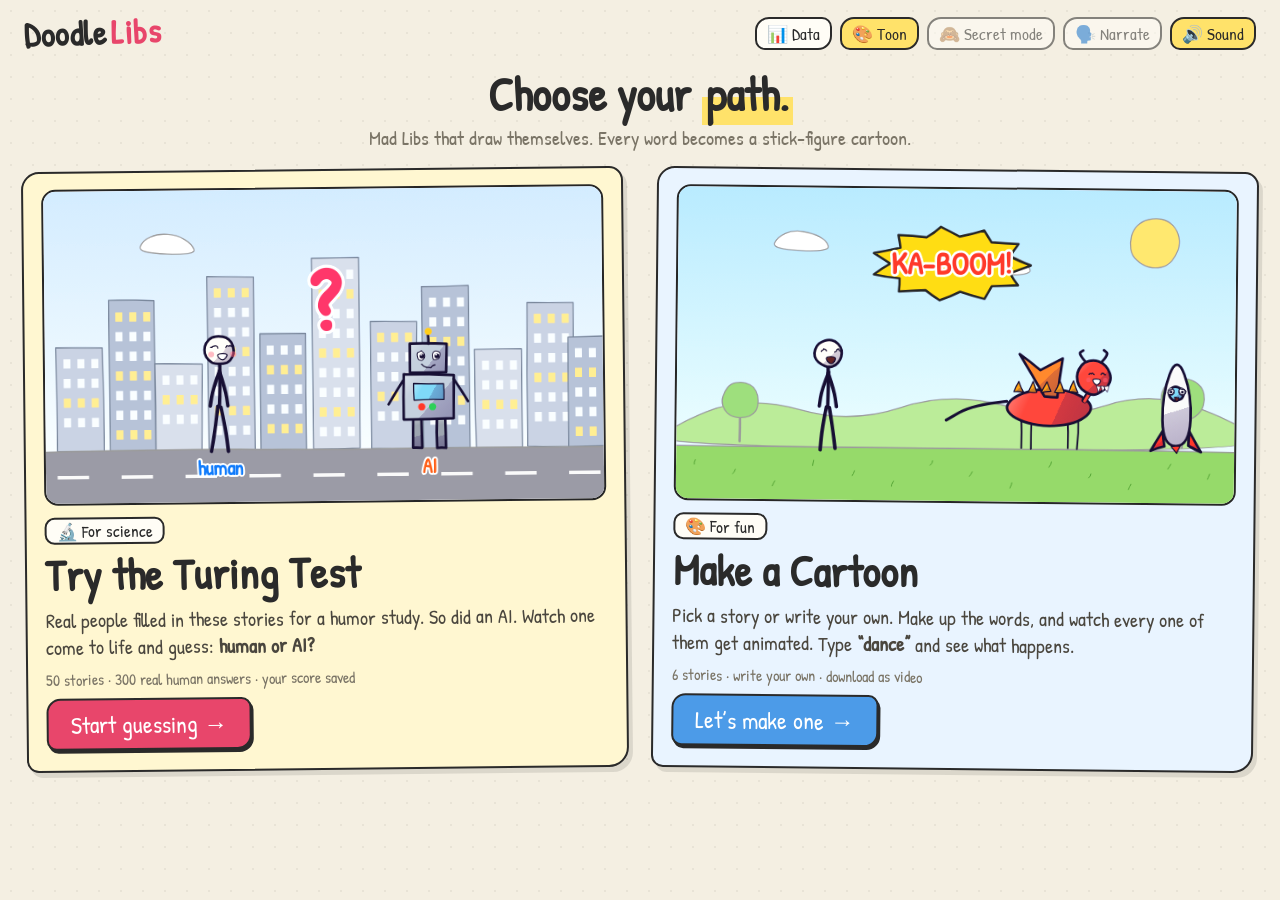
<file: index.html>
<!doctype html>
<html lang="en">
<head>
  <meta charset="utf-8">
  <meta name="viewport" content="width=device-width, initial-scale=1">
  <title>Doodle Libs</title>
  <meta name="description" content="Mad Libs that draw themselves: fill in the blanks and watch stick-figure cartoons act out your words.">
  <link rel="preconnect" href="https://fonts.googleapis.com">
  <link rel="preconnect" href="https://fonts.gstatic.com" crossorigin>
  <link href="https://fonts.googleapis.com/css2?family=Patrick+Hand&display=swap" rel="stylesheet">
  <link rel="stylesheet" href="css/style.css">
</head>
<body>
  <header class="top">
    <button class="logo" id="home" title="Back to stories">Doodle<span>Libs</span></button>
    <div class="toggles">
      <button id="navData" class="tog nav" title="Charts comparing human and AI answers">📊<span> Data</span></button>
      <button id="tStyle" class="tog" aria-pressed="true" title="Switch between bold cartoon style and pencil doodle style">🎨<span> Toon</span></button>
      <button id="tSecret" class="tog" aria-pressed="false" title="Classic Mad Libs: hide the sentence until the word is in">🙈<span> Secret mode</span></button>
      <button id="tVoice" class="tog" aria-pressed="false" title="Read each sentence out loud">🗣️<span> Narrate</span></button>
      <button id="tSound" class="tog" aria-pressed="true" title="Sound effects">🔊<span> Sound</span></button>
    </div>
  </header>

  <main>
    <!-- home: choose your path -->
    <section id="menu" class="view">
      <div class="hero">
        <h1>Choose your <em>path.</em></h1>
        <p>Mad Libs that draw themselves. Every word becomes a stick-figure cartoon.</p>
      </div>
      <div class="paths">
        <button class="path paper turing" id="pathLab">
          <canvas class="path-art" id="artLab" width="640" height="360" aria-hidden="true"></canvas>
          <span class="path-tag">🔬 For science</span>
          <h2>Try the Turing Test</h2>
          <p>Real people filled in these stories for a humor study. So did an AI. Watch one come to life and guess: <b>human or AI?</b></p>
          <span class="path-meta" id="pathLabMeta">50 stories · 300 human answers</span>
          <span class="btn path-go">Start guessing →</span>
        </button>
        <button class="path paper fun" id="pathMaker">
          <canvas class="path-art" id="artMaker" width="640" height="360" aria-hidden="true"></canvas>
          <span class="path-tag">🎨 For fun</span>
          <h2>Make a Cartoon</h2>
          <p>Pick a story or write your own. Make up the words, and watch every one of them get animated. Type <b>“dance”</b> and see what happens.</p>
          <span class="path-meta">6 stories · write your own · download as video</span>
          <span class="btn path-go">Let’s make one →</span>
        </button>
      </div>
    </section>

    <!-- path 1: the Turing test -->
    <section id="labView" class="view" hidden>
      <button class="linkbtn backlink" data-back="menu">← Choose a different path</button>
      <div class="lab-grid">
        <section class="panel paper lab" id="lab">
          <div class="panel-head">
            <span class="panel-icon">🔬</span>
            <div><h2>Mad Libs Turing Test</h2><p class="muted small" id="labMeta"></p></div>
          </div>
          <p>Real people filled in these stories for a humor study. So did an AI. Watch one come to life, then guess:
            <b>human</b> or <b>AI</b>?</p>
          <button class="btn big-btn" id="labGuess">▶ Play “Human or AI?”</button>

          <div class="scorebox" id="scorebox">
            <div class="meter"><div class="meter-fill" id="meterFill"></div><div class="meter-chance" title="Guessing at random gets 50%"></div></div>
            <p class="small" id="labScore">Play a few rounds to see how good you are at spotting the AI.</p>
          </div>

          <div class="subrow">
            <span class="muted small">Or fill one in yourself:</span>
            <span class="pickrow">
              <select id="labPick" aria-label="Research story to fill in"></select>
              <button class="btn ghost" id="labPlay">✍️ Fill in</button>
            </span>
          </div>

          <div class="row wrap">
            <button class="btn ghost" id="openData">📊 Explore the data</button>
          </div>
          <div class="row wrap small">
            <button class="linkbtn" id="labExport">⬇️ Download my data (<span id="labCount">0</span>)</button>
            <button class="linkbtn" id="labClear">🗑️ Clear my data</button>
          </div>
          <details class="muted small">
            <summary>About the data</summary>
            <p>Stories and human answers come from the <b>YodaLib</b> release (Garimella, Banea, Hossain &amp; Mihalcea, COLING 2020), which reuses the
              <b>Fun Libs</b> stories of Hossain, Krumm, Vanderwende, Horvitz &amp; Kautz (EMNLP 2017). Each story has six human answers
              (three from US players, three from India), each rated 0–3 for funniness by five judges.
              AI answers are in <code>data/ai_fills.json</code>; add more models with <code>tools/generate_ai_fills.py</code>.
              Your guesses and answers stay in this browser until you download them.</p>
          </details>
        </section>
        <aside class="paper how">
          <h3>How it works</h3>
          <ol class="steps-how">
            <li><span><b>Watch</b> a filled-in story play out as a cartoon.</span></li>
            <li><span><b>Guess</b> who picked the words: a person or an AI.</span></li>
            <li><span><b>Find out</b> if you were right, and how funny real judges found it.</span></li>
          </ol>
          <p class="muted small">The human answers come from a published study where Mechanical Turk players filled in the blanks to be funny,
            and five judges rated every story. Can you beat a coin flip?</p>
          <div class="teaser" id="teaser"></div>
        </aside>
      </div>
    </section>

    <!-- path 2: make a cartoon -->
    <section id="makerView" class="view" hidden>
      <button class="linkbtn backlink" data-back="menu">← Choose a different path</button>
        <section class="panel paper maker">
          <div class="panel-head">
            <span class="panel-icon">🎨</span>
            <div><h2>Cartoon Maker</h2><p class="muted small">Pick a story, make up the words, watch it animate.</p></div>
          </div>
          <div class="row wrap maker-actions">
            <button class="btn" id="mkWrite">✍️ Write your own</button>
            <button class="btn ghost" id="mkRandom">🎲 Surprise me</button>
          </div>
          <div class="cards" id="cards"></div>
        </section>
    </section>

    <!-- data -->
    <section id="data" class="view" hidden>
      <div class="data-head">
        <div>
          <h2>📊 The data</h2>
          <p class="muted">How do humans and AI fill in the same blanks? Hover any bar for details.</p>
        </div>
        <button class="btn ghost" id="dataBack">← Back</button>
      </div>
      <div class="tiles" id="tiles"></div>
      <div class="charts" id="charts"></div>
      <p class="muted small" id="dataNote"></p>
    </section>

    <!-- custom story editor -->
    <section id="editor" class="view" hidden>
      <div class="paper">
        <h2>Write your own Doodle Lib</h2>
        <p class="muted">Write a story and put blanks in square brackets. Every sentence becomes one scene.</p>
        <input id="cTitle" class="title-in" placeholder="Story title" value="My Story" maxlength="40">
        <textarea id="cText" rows="8" spellcheck="false"></textarea>
        <div class="chips" id="chips"></div>
        <details class="muted small">
          <summary>How does it know what to animate?</summary>
          <ul>
            <li><b>[name]</b> names the main stick person (a second [name] brings in a new person).</li>
            <li><b>[noun] [animal] [food] [plural noun]</b> make that thing appear.</li>
            <li><b>[verb]</b> makes the last thing mentioned do it. If the sentence says “everyone” or “together”, everybody does it.</li>
            <li><b>[adjective] [color]</b> right before a noun describes that noun; otherwise it changes the last thing mentioned.</li>
            <li><b>[place]</b> changes the scenery. <b>[sound]</b> pops up in a speech bubble or a big comic burst.</li>
            <li>Want to reuse a word? Name the blank, like <b>[animal:pet]</b>, then write <b>{pet}</b> later.</li>
          </ul>
        </details>
        <div class="row">
          <button class="btn ghost" id="cBack">← Back</button>
          <button class="btn" id="cGo">Play it ▶</button>
        </div>
        <p id="cErr" class="err" hidden></p>
      </div>
    </section>

    <!-- the cartoon -->
    <section id="play" class="view" hidden>
      <div class="stage-box">
        <div class="stage-wrap">
          <canvas id="stage" aria-label="Cartoon stage"></canvas>
          <div class="title-tag" id="storyTitle"></div>
          <button class="ff" id="ff" title="Fast-forward the animation">⏩</button>
          <div class="rec" id="recBadge" hidden>● REC</div>
        </div>
      </div>

      <div class="paper prompt" id="prompt">
        <div class="steps" id="steps"></div>
        <p class="sentence" id="sentence"></p>
        <form id="form" autocomplete="off">
          <label for="word" id="ask">Give me a VERB</label>
          <div class="inrow">
            <input id="word" maxlength="40" enterkeyhint="go" autocapitalize="off">
            <button type="button" class="btn ghost dice" id="dice" title="Surprise me">🎲</button>
            <button type="submit" class="btn" id="go">Go!</button>
          </div>
          <p class="hint" id="hint"></p>
        </form>
        <p class="watching" id="watching" hidden>✏️ drawing…</p>
      </div>

      <div class="paper guess" id="guess" hidden>
        <div class="lab-head">
          <span class="badge" id="gRound">Round 1</span>
          <button class="linkbtn small" id="gQuit">✕ Quit</button>
        </div>
        <h2 id="gTitle"></h2>
        <div class="story-text" id="gText"></div>
        <div class="gbar">
        <div id="gButtons">
          <div class="funny" id="gFunny"><span class="muted small">How funny is it? <i>(optional)</i></span>
            <button data-v="0" aria-pressed="false" title="Not funny">😐</button><button data-v="1" aria-pressed="false" title="A little">🙂</button><button data-v="2" aria-pressed="false" title="Funny">😄</button><button data-v="3" aria-pressed="false" title="Very funny">🤣</button>
          </div>
          <p class="ask-who">Who filled in the blanks?</p>
          <div class="row wrap">
            <button class="btn" id="gHuman">🧑 A human</button>
            <button class="btn blue" id="gAI">🤖 An AI</button>
          </div>
        </div>
        <div id="gResult" hidden></div>
        <div class="row wrap">
          <button class="btn" id="gNext" hidden>Next story ▶</button>
          <button class="btn ghost" id="gOrig" hidden>📖 Show the original words</button>
          <button class="btn ghost" id="gReplay" hidden>↻ Watch again</button>
        </div>
        </div>
      </div>

      <div class="paper end" id="end" hidden>
        <h2>The End!</h2>
        <div class="story-text" id="storyText"></div>
        <div class="compare" id="compare"></div>
        <div class="row wrap">
          <button class="btn" id="replay">▶ Watch the whole cartoon</button>
          <button class="btn ghost" id="video">🎬 Download video</button>
          <button class="btn ghost" id="snap">📸 Save picture</button>
          <button class="btn ghost" id="share">🔗 Copy share link</button>
          <button class="btn ghost" id="again">🔁 Same story, new words</button>
          <button class="btn ghost" id="newStory">📚 Pick another story</button>
        </div>
        <p class="toast" id="toast" hidden></p>
      </div>
    </section>
  </main>

  <script src="js/sketch.js"></script>
  <script src="js/things.js"></script>
  <script src="js/places.js"></script>
  <script src="js/sfx.js"></script>
  <script src="js/stage.js"></script>
  <script src="js/verbs.js"></script>
  <script src="js/lexicon.js"></script>
  <script src="js/director.js"></script>
  <script src="js/stories.js"></script>
  <script src="js/app.js"></script>
  <script src="data/funlibs.js"></script>
  <script src="data/ai_fills.js"></script>
  <script src="js/research.js"></script>
  <script src="data/skill_opt.js"></script>
  <script src="js/charts.js"></script>
</body>
</html>
</file>
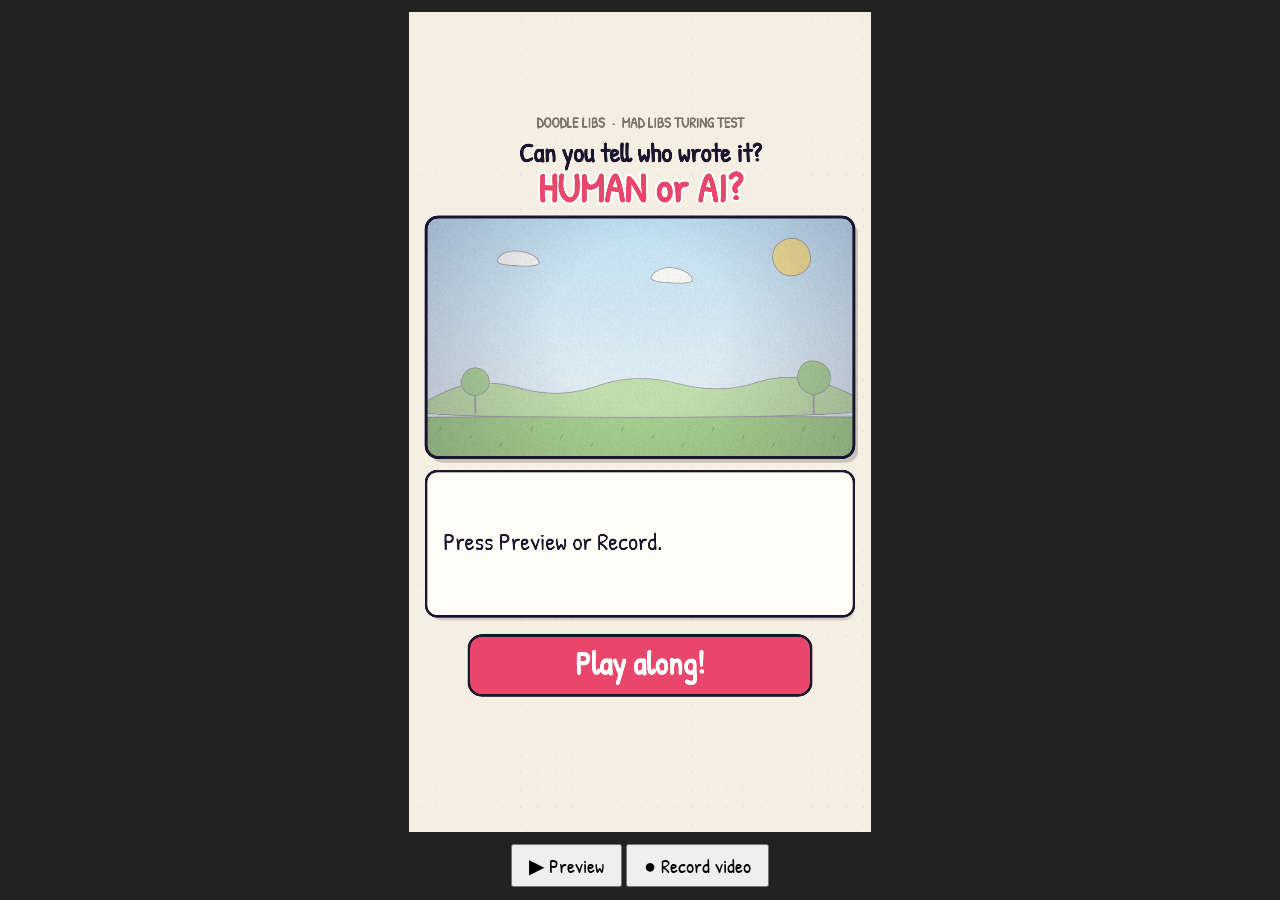
<file: reel/index.html>
<!doctype html>
<html lang="en">
<head>
  <meta charset="utf-8">
  <meta name="viewport" content="width=device-width, initial-scale=1">
  <title>Doodle Libs Reel</title>
  <link href="https://fonts.googleapis.com/css2?family=Patrick+Hand&family=Caveat:wght@500;700&family=Caveat+Brush&display=swap" rel="stylesheet">
  <style>
    body { margin: 0; background: #222; display: flex; flex-direction: column; align-items: center; gap: 12px; padding: 12px; font-family: "Patrick Hand", sans-serif; color: #fff; }
    #reel { height: calc(100vh - 80px); aspect-ratio: 9 / 16; background: #f4efe2; }
    #stage { position: absolute; left: -9999px; width: 1080px; height: 608px; }
    button { font: inherit; font-size: 20px; padding: 6px 16px; }
  </style>
</head>
<body>
  <!-- Vertical 1080x1920 "Human or AI?" reel, rendered with the Doodle Libs engine.
       Open this page and press Record, or run: node tools/make_reel.js -->
  <canvas id="reel" width="1080" height="1920"></canvas>
  <div><button id="play">▶ Preview</button> <button id="rec">● Record video</button> <span id="status"></span></div>
  <canvas id="stage"></canvas>

  <script src="../js/sketch.js"></script>
  <script src="../js/things.js"></script>
  <script src="../js/places.js"></script>
  <script src="../js/sfx.js"></script>
  <script src="../js/stage.js"></script>
  <script src="../js/verbs.js"></script>
  <script src="../js/lexicon.js"></script>
  <script src="../js/director.js"></script>
  <script src="../js/stories.js"></script>
  <script src="../data/funlibs.js"></script>
  <script src="../data/ai_fills.js"></script>
  <script src="../data/skill_opt.js"></script>
  <script src="reel.js"></script>
</body>
</html>
</file>
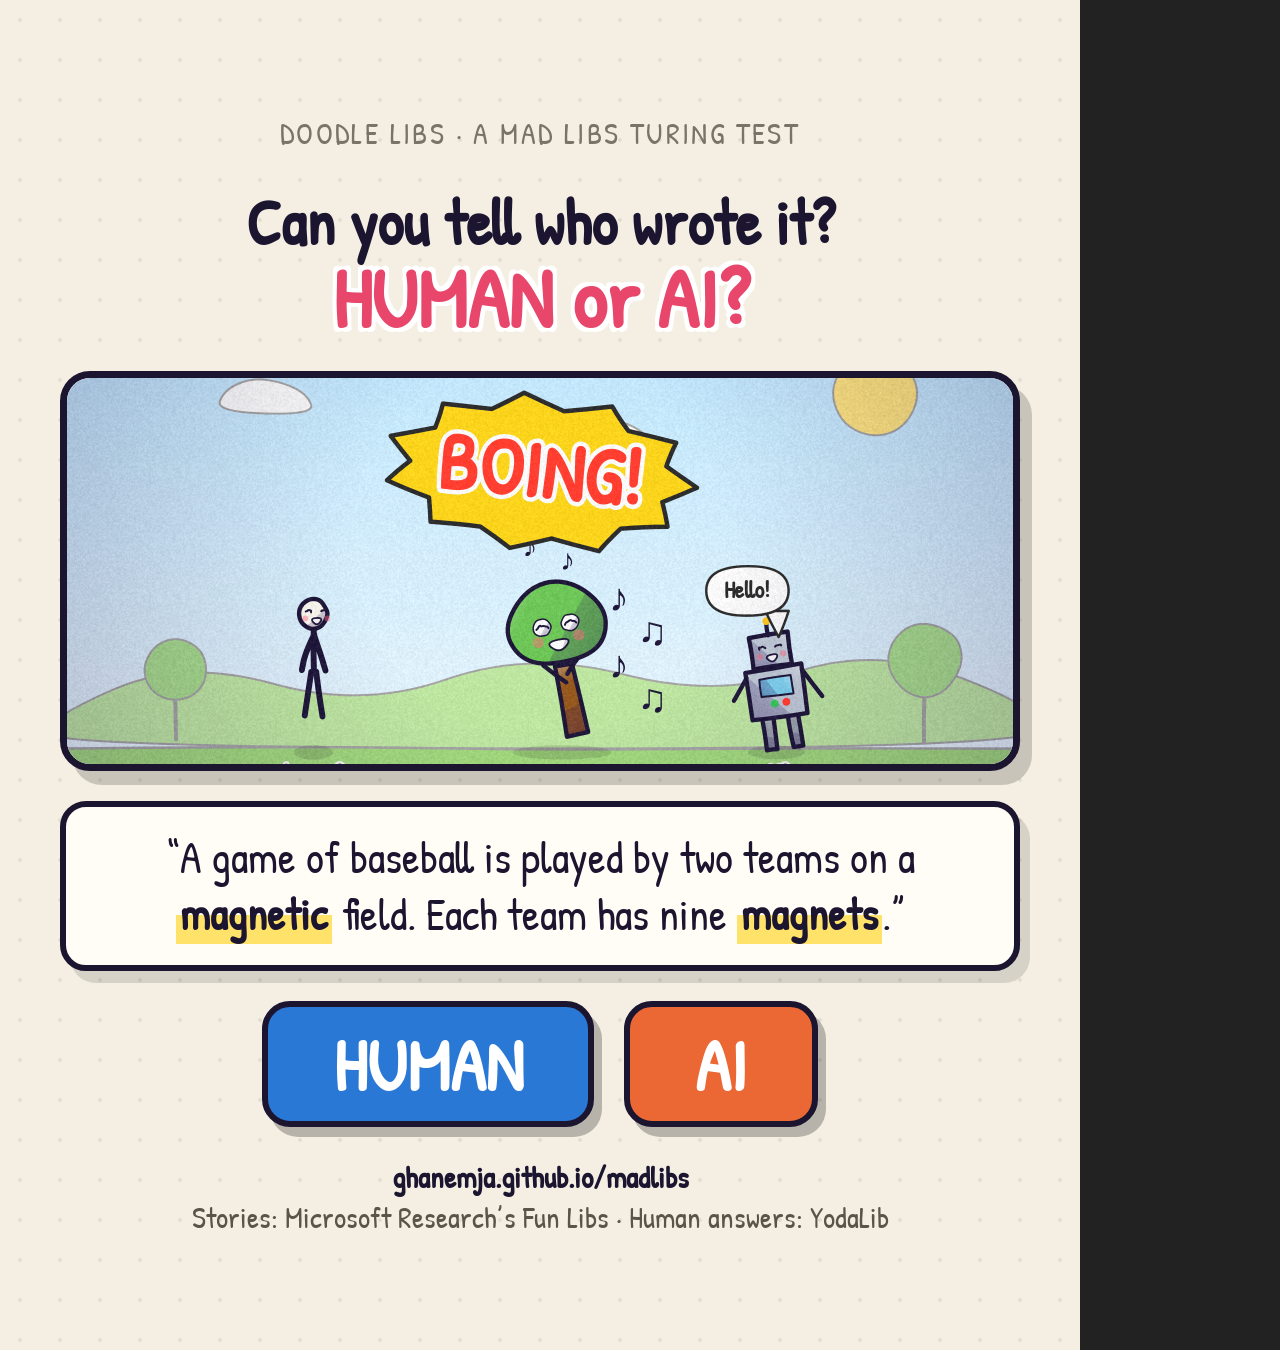
<file: reel/cover.html>
<!doctype html>
<html lang="en">
<head>
  <meta charset="utf-8">
  <meta name="viewport" content="width=device-width, initial-scale=1">
  <title>Doodle Libs Cover</title>
  <!-- A cover/thumbnail for posts about the Mad Libs Turing Test.
       Sizes: ?size=story (1080x1920), ?size=feed (1080x1350, default), ?size=link (1200x627).
       Screenshot the #cover element at that size (tools/make_cover.js does it). -->
  <link href="https://fonts.googleapis.com/css2?family=Patrick+Hand&display=swap" rel="stylesheet">
  <style>
    :root { --ink: #1b1530; --pink: #e8466b; --blue: #2a78d6; --orange: #eb6834; --mark: #ffe26a; --paper: #fffdf6; --font: "Patrick Hand", "Comic Sans MS", cursive; }
    * { box-sizing: border-box; }
    body { margin: 0; background: #222; }
    #cover {
      position: relative; overflow: hidden; font-family: var(--font); color: var(--ink);
      background: #f4efe2; background-image: radial-gradient(rgba(0,0,0,.07) 2px, transparent 2px); background-size: 40px 40px;
      display: flex; flex-direction: column; align-items: center; justify-content: center; text-align: center;
    }
    .tag { font-size: var(--tag); letter-spacing: .08em; color: #7a7466; }
    h1 { margin: .1em 0 0; font-size: var(--h1); line-height: 1.02; }
    h1 b { display: block; color: var(--pink); font-size: 1.32em; -webkit-text-stroke: 0; text-shadow: 4px 4px 0 #fff, -4px -4px 0 #fff, 4px -4px 0 #fff, -4px 4px 0 #fff; }
    .stage { position: relative; border: 7px solid var(--ink); border-radius: 30px; overflow: hidden; box-shadow: 12px 14px 0 rgba(0,0,0,.18); background: #fff; }
    .stage canvas { display: block; width: 100%; height: 100%; object-fit: cover; }
    .card { background: var(--paper); border: 6px solid var(--ink); border-radius: 26px; box-shadow: 10px 12px 0 rgba(0,0,0,.12); font-size: var(--card); line-height: 1.3; }
    .card .w { font-weight: bold; background: linear-gradient(transparent 52%, var(--mark) 52%); padding: 0 .1em; }
    .btns { display: flex; gap: var(--gap); justify-content: center; }
    .btn { border: 6px solid var(--ink); border-radius: 28px; color: #fff; font-weight: bold; font-size: var(--btn); padding: .12em .9em; box-shadow: 8px 10px 0 rgba(0,0,0,.25); }
    .btn.h { background: var(--blue); } .btn.a { background: var(--orange); }
    .foot { font-size: var(--foot); color: #5a544a; }
    .foot b { color: var(--ink); }
    .col { display: flex; flex-direction: column; align-items: center; gap: var(--gap); }

    /* layouts */
    .story { width: 1080px; height: 1920px; padding: 120px 50px; gap: 46px; --tag: 36px; --h1: 76px; --card: 54px; --btn: 92px; --foot: 38px; --gap: 40px; }
    .story .stage { width: 980px; height: 552px; } .story .card { width: 980px; padding: 34px 40px; }
    .feed { width: 1080px; height: 1350px; padding: 56px 50px; gap: 30px; --tag: 30px; --h1: 64px; --card: 44px; --btn: 72px; --foot: 30px; --gap: 30px; }
    .feed .stage { width: 960px; height: 400px; } .feed .card { width: 960px; padding: 22px 34px; }
    #cover.link { width: 1200px; height: 627px; padding: 36px 44px; flex-direction: row; gap: 40px; --tag: 22px; --h1: 46px; --card: 30px; --btn: 46px; --foot: 20px; --gap: 18px; }
    .link .stage { width: 560px; height: 420px; flex: none; } .link .card { width: 540px; padding: 14px 20px; } .link .col { flex: 1; }
  </style>
</head>
<body>
  <div id="cover">
    <div class="col left">
      <div class="tag">DOODLE LIBS · A MAD LIBS TURING TEST</div>
      <h1>Can you tell who wrote it?<b>HUMAN or AI?</b></h1>
    </div>
    <div class="stage"><canvas id="stage"></canvas></div>
    <div class="col right">
      <div class="card">“A game of baseball is played by two teams on a <span class="w">magnetic</span> field. Each team has nine <span class="w">magnets</span>.”</div>
      <div class="btns"><div class="btn h">HUMAN</div><div class="btn a">AI</div></div>
      <div class="foot"><b>ghanemja.github.io/madlibs</b><br>Stories: Microsoft Research’s Fun Libs · Human answers: YodaLib</div>
    </div>
  </div>

  <script src="../js/sketch.js"></script>
  <script src="../js/things.js"></script>
  <script src="../js/places.js"></script>
  <script src="../js/sfx.js"></script>
  <script src="../js/stage.js"></script>
  <script src="../js/verbs.js"></script>
  <script src="../js/lexicon.js"></script>
  <script src="../js/director.js"></script>
  <script>
    (function () {
      const size = new URLSearchParams(location.search).get('size') || 'feed';
      const cover = document.getElementById('cover');
      cover.className = size;
      // the link layout puts the stage on the left, text on the right
      if (size === 'link') { const st = cover.querySelector('.stage'); cover.querySelector('.left').prepend(st); cover.querySelector('.right').prepend(cover.querySelector('.left .tag'), cover.querySelector('.left h1')); }
      Sfx.on = false;
      Lex.init(VERBS, ADJS, ADVERBS);
      const cv = document.getElementById('stage');
      const S = new Stage(cv);
      const r = cv.getBoundingClientRect();
      S.fixedWidth = Math.round(r.width * 2); S.resize();
      // keep the canvas's own aspect: show the 16:9 scene centred, cropped to the box
      S.reset('park');
      const p = S.add('p', 'person', { x: 250, label: 'human?' }), bot = S.add('r', 'robot', { x: 720, dir: -1, label: 'AI?' });
      p.alive = bot.alive = true;
      p.pose = null;
      const tree = S.add('t', 'tree', { x: 480, scale: 0.9 }); tree.alive = true;
      window.coverReady = (async () => {
        await (document.fonts ? document.fonts.ready : Promise.resolve());
        await S.wait(0.6);
        S.act(p, 'jump'); S.act(bot, 'wave');
        S.act(tree, 'dance');
        await S.wait(0.5);
        S.burst('BOING!', 480, 170, { size: 72 });
        for (let i = 0; i < 4; i++) S.particle({ kind: 'note', text: ['♪', '♫'][i % 2], x: 560 + (i % 2) * 34, y: 300 + i * 34, max: 9, size: 40 });
        await S.wait(0.12);
        S.speedMul = 0;                         // freeze mid-explosion for the still
        await new Promise((res) => setTimeout(res, 300));
        return true;
      })();
    })();
  </script>
</body>
</html>
</file>
<file: css/style.css>
:root {
  --paper: #fffdf6;
  --bg: #f4efe2;
  --ink: #2a2a2a;
  --muted: #7a7466;
  --line: #d9d1bd;
  --accent: #e8466b;
  --accent2: #4c9be8;
  --marker: #ffe26a;
  --page: 1880px;
  --font: "Patrick Hand", "Comic Sans MS", "Chalkboard SE", cursive;
}
* { box-sizing: border-box; }
html, body { margin: 0; }
body {
  background: var(--bg);
  background-image: radial-gradient(rgba(0,0,0,.05) 1px, transparent 1px);
  background-size: 22px 22px;
  color: var(--ink);
  font-family: var(--font);
  font-size: 20px;
  line-height: 1.35;
  min-height: 100vh;
}
button { font-family: inherit; font-size: inherit; color: inherit; cursor: pointer; }
[hidden] { display: none !important; }

.top {
  display: flex; align-items: center; justify-content: space-between; gap: 12px;
  padding: 10px 24px; max-width: var(--page); margin: 0 auto; flex-wrap: wrap;
}
.logo { background: none; border: 0; font-size: 34px; font-weight: bold; padding: 0; letter-spacing: .5px; transform: rotate(-2deg); }
.logo span { color: var(--accent); margin-left: 4px; }
.toggles { display: flex; gap: 8px; flex-wrap: wrap; }
.tog {
  background: var(--paper); border: 2px solid var(--ink); border-radius: 14px 10px 14px 10px; padding: 3px 10px; font-size: 17px;
  opacity: .55; transition: opacity .15s, transform .15s;
}
.tog[aria-pressed="true"] { opacity: 1; background: var(--marker); }
.tog:hover { transform: rotate(-1deg); }

main { max-width: var(--page); margin: 0 auto; padding: 0 24px 40px; }

.hero { text-align: center; margin: 10px auto 26px; max-width: 720px; }
.hero h1 { font-size: clamp(32px, 6vw, 52px); line-height: 1.05; margin: 8px 0 12px; }
.hero h1 em { font-style: normal; background: linear-gradient(transparent 55%, var(--marker) 55%); padding: 0 4px; }
.hero p { color: var(--muted); margin: 0; }

.cards { display: grid; grid-template-columns: repeat(auto-fill, minmax(230px, 1fr)); gap: 18px; }
.card {
  background: var(--paper); border: 2.5px solid var(--ink); border-radius: 18px 12px 20px 10px;
  padding: 14px 16px 16px; text-align: left; box-shadow: 4px 5px 0 rgba(0,0,0,.12);
  transition: transform .15s, box-shadow .15s; display: flex; flex-direction: column; gap: 6px;
}
.card:nth-child(odd) { transform: rotate(-.6deg); }
.card:nth-child(even) { transform: rotate(.5deg); }
.card:hover { transform: rotate(0) translateY(-3px); box-shadow: 6px 8px 0 rgba(0,0,0,.14); }
.card canvas { width: 100%; aspect-ratio: 16/9; border-radius: 10px; border: 2px solid var(--line); background: #fff; }
.card h3 { margin: 4px 0 0; font-size: 25px; }
.card p { margin: 0; color: var(--muted); font-size: 17px; }
.card.special { background: #fff7d1; border-style: dashed; }
.card .big { font-size: 64px; line-height: 1; text-align: center; padding: 18px 0 6px; }

.paper {
  background: var(--paper); border: 2.5px solid var(--ink); border-radius: 18px 14px 20px 12px;
  padding: 18px 20px; box-shadow: 4px 5px 0 rgba(0,0,0,.1);
}
.paper h2 { margin: 0 0 6px; font-size: 30px; }
.muted { color: var(--muted); }
.small { font-size: 17px; }
.row { display: flex; gap: 10px; margin-top: 14px; justify-content: space-between; }
.row.wrap { flex-wrap: wrap; justify-content: flex-start; }

.btn {
  background: var(--accent); color: #fff; border: 2.5px solid var(--ink); border-radius: 14px 10px 14px 10px;
  padding: 6px 18px; font-size: 21px; box-shadow: 2px 3px 0 var(--ink); transition: transform .08s, box-shadow .08s;
}
.btn:active { transform: translate(2px, 3px); box-shadow: 0 0 0 var(--ink); }
.btn.ghost { background: var(--paper); color: var(--ink); }
.btn:disabled { opacity: .5; cursor: default; }

/* stage — while playing, the whole page fits the window: cartoon on top, card below */
body.playing { height: 100vh; height: 100dvh; overflow: hidden; display: flex; flex-direction: column; }
body.playing .top { padding-top: 6px; padding-bottom: 6px; width: 100%; }
body.playing main { flex: 1; min-height: 0; width: 100%; display: flex; flex-direction: column; padding-bottom: 12px; }
#play { flex: 1; min-height: 0; display: flex; flex-direction: column; gap: 12px; }
.stage-box { flex: 0 1 calc((min(100vw, var(--page)) - 48px) * 9 / 16 + 6px); min-height: 140px; container-type: size; display: flex; align-items: center; justify-content: center; }
.stage-wrap {
  position: relative; width: min(100cqw, calc(100cqh * 16 / 9)); aspect-ratio: 16 / 9;
  border: 3px solid var(--ink); border-radius: 16px; overflow: hidden; background: #fff; box-shadow: 5px 6px 0 rgba(0,0,0,.12);
}
#stage { display: block; width: 100%; height: 100%; }
.rec { position: absolute; right: 54px; top: 8px; background: #e8463b; color: #fff; border-radius: 10px; padding: 0 10px; font-size: 17px; animation: blink 1s steps(2) infinite; }
@keyframes blink { 50% { opacity: .4; } }
.title-tag { position: absolute; left: 10px; top: 8px; background: rgba(255,253,246,.9); border: 2px solid var(--ink); border-radius: 10px; padding: 0 10px; font-size: 17px; }
.ff { position: absolute; right: 10px; top: 8px; background: rgba(255,253,246,.9); border: 2px solid var(--ink); border-radius: 10px; padding: 0 8px; font-size: 18px; opacity: .7; }
.ff[aria-pressed="true"] { background: var(--marker); opacity: 1; }

.prompt, .end { flex: 0 0 auto; max-height: 52%; overflow-y: auto; padding-top: 12px; padding-bottom: 12px; }
.end h2 { font-size: 26px; }
.steps { display: flex; gap: 6px; margin-bottom: 8px; flex-wrap: wrap; }
.steps i { width: 14px; height: 14px; border-radius: 50%; border: 2px solid var(--ink); display: inline-block; }
.steps i.done { background: var(--accent2); }
.steps i.now { background: var(--marker); transform: scale(1.25); }
.sentence { font-size: clamp(20px, 2.6vw, 28px); margin: 0 0 8px; line-height: 1.4; min-height: 1.4em; }
.sentence .w { background: linear-gradient(transparent 50%, var(--marker) 50%); padding: 0 3px; font-weight: bold; animation: pop .35s ease-out; }
.sentence .blank { display: inline-block; min-width: 110px; border-bottom: 3px solid var(--ink); text-align: center; color: var(--muted); font-size: .7em; padding: 0 6px; vertical-align: baseline; }
.sentence .blank.now { border-color: var(--accent); color: var(--accent); animation: wiggle 1.1s ease-in-out infinite; }
.sentence .hide { filter: blur(6px); user-select: none; }
@keyframes pop { from { transform: scale(1.4); display: inline-block; } to { transform: scale(1); } }
@keyframes wiggle { 0%,100% { transform: rotate(-1.5deg); } 50% { transform: rotate(1.5deg); } }

#form label { font-size: 23px; font-weight: bold; display: block; margin-bottom: 4px; }
#form label b { color: var(--accent); }
.inrow { display: flex; gap: 8px; }
#word {
  flex: 1; min-width: 0; font-family: inherit; font-size: 26px; padding: 6px 12px; border: 2.5px solid var(--ink);
  border-radius: 12px 8px 12px 8px; background: #fff; outline: none;
}
#word:focus { box-shadow: 0 0 0 4px rgba(232,70,107,.25); }
.dice { padding: 6px 12px; }
.hint { color: var(--muted); margin: 6px 0 0; font-size: 17px; }
.watching { margin: 6px 0 0; color: var(--muted); animation: wiggle 1s infinite; display: inline-block; }

.story-text { font-size: 20px; line-height: 1.45; }
.story-text p { margin: 0 0 6px; }
.story-text .w { background: linear-gradient(transparent 50%, var(--marker) 50%); padding: 0 3px; font-weight: bold; }
.toast { color: #2b8a3e; margin: 8px 0 0; }
.err { color: var(--accent); }

/* editor */
.title-in, #cText {
  width: 100%; font-family: inherit; font-size: 22px; padding: 8px 12px; border: 2.5px solid var(--ink); border-radius: 12px; background: #fff; margin-top: 8px;
}
#cText { font-size: 21px; line-height: 1.5; resize: vertical; }
.chips { display: flex; flex-wrap: wrap; gap: 6px; margin: 10px 0; }
.chips button { background: #fff7d1; border: 2px solid var(--ink); border-radius: 10px; padding: 0 10px; font-size: 18px; }
details ul { margin: 6px 0; padding-left: 20px; }
details li { margin-bottom: 3px; }

@media (max-height: 720px) {
  .sentence { font-size: 20px; }
  #form label { font-size: 20px; }
  #word { font-size: 20px; padding: 4px 10px; }
  .hint { display: none; }
  .steps { margin-bottom: 4px; }
  .steps i { width: 11px; height: 11px; }
  .row { margin-top: 8px; }
}
@media (max-width: 600px) {
  body.playing .tog span { display: none; }
  body.playing .top { flex-wrap: nowrap; }
  body { font-size: 18px; }
  .logo { font-size: 28px; }
  .tog { font-size: 15px; padding: 2px 8px; }
  .paper { padding: 14px; }
  #word { font-size: 22px; }
  .btn { font-size: 19px; padding: 6px 12px; }
  .row { flex-wrap: wrap; }
}

/* research lab */
.lab { margin-top: 26px; }
.lab-head { display: flex; justify-content: space-between; align-items: baseline; gap: 10px; flex-wrap: wrap; }
.lab h2 em { font-style: normal; background: linear-gradient(transparent 55%, var(--marker) 55%); padding: 0 4px; }
.lab p { margin: 6px 0; }
.pickrow { display: inline-flex; gap: 6px; align-items: center; }
#labPick { font-family: inherit; font-size: 18px; padding: 5px 8px; border: 2.5px solid var(--ink); border-radius: 12px; background: #fff; max-width: 260px; }
.linkbtn { background: none; border: 0; padding: 0; color: var(--accent2); text-decoration: underline; font-size: inherit; }
.btn.blue { background: var(--accent2); }
.badge { background: var(--marker); border: 2px solid var(--ink); border-radius: 10px; padding: 0 10px; font-size: 17px; }
.guess, .end { flex: 0 1 auto; min-height: 0; overflow-y: auto; padding-top: 12px; padding-bottom: 12px; }
.guess { max-height: 58%; }
.guess h2 { font-size: 24px; margin: 6px 0 2px; }
.guess .story-text { font-size: 19px; line-height: 1.45; }
.story-text p { margin: 0 0 4px; }
.story-text .w.orig { background: linear-gradient(transparent 50%, #bfe3ff 50%); }
.funny { display: flex; gap: 6px; align-items: center; flex-wrap: wrap; margin-top: 8px; }
.funny button { background: var(--paper); border: 2px solid var(--ink); border-radius: 10px; font-size: 20px; padding: 0 6px; opacity: .6; }
.funny button[aria-pressed="true"] { background: var(--marker); opacity: 1; transform: scale(1.1); }
.ask-who { font-size: 22px; font-weight: bold; margin: 8px 0 0; }
.verdict { font-size: 26px; font-weight: bold; margin: 8px 0 2px; }
.verdict.ok { color: #2b8a3e; }
.verdict.no { color: var(--accent); }
.compare h3 { margin: 14px 0 6px; font-size: 22px; }
.tbl { overflow-x: auto; }
.compare table { border-collapse: collapse; font-size: 17px; width: 100%; }
.compare th, .compare td { border-bottom: 1.5px solid var(--line); padding: 3px 8px; text-align: left; white-space: nowrap; }
.compare th { font-size: 15px; color: var(--muted); }

/* guess buttons stay pinned to the bottom of the story box */
.gbar {
  position: sticky; bottom: -12px; z-index: 2;
  background: var(--paper); border-top: 2px dashed var(--line);
  margin: 8px -20px -12px; padding: 6px 20px 12px;
}
.gbar .funny { margin-top: 0; }
.gbar .ask-who { margin-top: 4px; font-size: 20px; }
.gbar .row { margin-top: 6px; }
#gResult p { margin: 2px 0; }
#gResult .verdict { margin-top: 0; font-size: 22px; }
@media (max-width: 600px) { .gbar { margin-left: -14px; margin-right: -14px; padding-left: 14px; padding-right: 14px; } }
#gButtons { display: flex; flex-wrap: wrap; align-items: center; gap: 4px 16px; }
#gButtons .ask-who { margin: 0; }
#gButtons .row { margin: 0; }

/* ---------------- home: two panels ---------------- */
.hero { margin: 4px auto 18px; }
.hero h1 { font-size: clamp(30px, 5vw, 46px); margin: 4px 0 6px; }
.split { display: grid; grid-template-columns: minmax(0, 5fr) minmax(0, 6fr); gap: 20px; align-items: start; }
@media (max-width: 860px) { .split { grid-template-columns: minmax(0, 1fr); } }
.panel { padding: 18px 20px 20px; }
.panel.lab { margin-top: 0; background: #fff7d1; }
.panel-head { display: flex; gap: 12px; align-items: center; margin-bottom: 6px; }
.panel-head h2 { margin: 0; font-size: 30px; line-height: 1.05; }
.panel-head p { margin: 2px 0 0; }
.panel-icon { font-size: 40px; line-height: 1; width: 56px; height: 56px; display: grid; place-items: center; border: 2.5px solid var(--ink); border-radius: 16px 12px 16px 12px; background: var(--paper); flex: none; }
.big-btn { width: 100%; font-size: 26px; padding: 10px 18px; margin: 10px 0 4px; }
.scorebox { margin: 10px 0 12px; }
.meter { position: relative; height: 16px; border: 2.5px solid var(--ink); border-radius: 10px; background: var(--paper); overflow: hidden; }
.meter-fill { position: absolute; inset: 0 auto 0 0; width: 0; background: var(--accent2); transition: width .6s ease; }
.meter-chance { position: absolute; top: -2px; bottom: -2px; left: 50%; border-left: 2px dashed var(--muted); }
.scorebox:not(.has) .meter { opacity: .45; }
.scorebox p { margin: 6px 0 0; }
.subrow { display: flex; flex-direction: column; gap: 4px; padding: 10px 0; border-top: 2px dashed var(--line); border-bottom: 2px dashed var(--line); }
.pickrow { display: flex; gap: 8px; }
#labPick { flex: 1; min-width: 0; max-width: none; }
.panel .row { margin-top: 10px; }
.maker-actions { margin: 8px 0 14px; }
.maker .cards { grid-template-columns: repeat(auto-fill, minmax(175px, 1fr)); gap: 14px; }
.maker .card { padding: 10px 12px 12px; }
.maker .card h3 { font-size: 21px; }
.maker .card p { font-size: 15px; }
.tog.nav { opacity: 1; background: var(--paper); }

/* ---------------- data page ---------------- */
.data-head { display: flex; justify-content: space-between; align-items: flex-start; gap: 12px; margin: 4px 0 12px; }
.data-head h2 { margin: 0; font-size: 34px; }
.data-head p { margin: 2px 0 0; }
.tiles { display: grid; grid-template-columns: repeat(auto-fit, minmax(150px, 1fr)); gap: 12px; margin-bottom: 16px; }
.tile { padding: 10px 14px; display: flex; flex-direction: column; }
.tile b { font-size: 38px; line-height: 1.05; }
.tile span { color: var(--muted); font-size: 17px; }
.charts { display: grid; grid-template-columns: repeat(auto-fit, minmax(min(100%, 440px), 1fr)); gap: 16px; }
.chart { padding: 14px 16px 12px; }
.chart h3 { margin: 0; font-size: 24px; }
.chart > p { margin: 2px 0 8px; }
.chart svg { width: 100%; height: auto; display: block; overflow: visible; }
.chart svg text { font-family: var(--font); }
.t-lab { font-size: 15px; fill: var(--ink); }
.t-val { font-size: 14px; fill: #52514e; }
.t-ax { font-size: 12px; fill: var(--muted); }
.chart .hit path, .chart .hit circle { transition: opacity .12s; }
.chart svg:hover .hit:not(.on) path { opacity: .55; }
.chart.empty { display: flex; flex-direction: column; align-items: flex-start; justify-content: center; gap: 8px; background: #fff7d1; }
.legend { display: flex; gap: 14px; flex-wrap: wrap; font-size: 15px; margin: 0 0 4px; }
.legend i { display: inline-block; width: 12px; height: 12px; border-radius: 3px; margin-right: 5px; vertical-align: -1px; }
.tview { margin-top: 6px; font-size: 15px; color: var(--muted); }
.tview table { border-collapse: collapse; margin-top: 4px; color: var(--ink); }
.tview th, .tview td { border-bottom: 1px solid var(--line); padding: 2px 10px 2px 0; text-align: left; }
.tip { position: fixed; z-index: 50; pointer-events: none; max-width: 280px; background: #2a2a2a; color: #fff; font-size: 15px; line-height: 1.3; padding: 6px 10px; border-radius: 8px; box-shadow: 2px 3px 0 rgba(0,0,0,.2); }
#dataNote { margin-top: 16px; }
@media (max-width: 600px) {
  .maker .cards { grid-template-columns: repeat(2, minmax(0, 1fr)); gap: 10px; }
  .maker .card p { display: none; }
  .maker .card h3 { font-size: 18px; }
  .tile b { font-size: 30px; }
  .data-head h2 { font-size: 28px; }
}

/* use the full width on big screens */
body.playing { --page: 1280px; }
.split { grid-template-columns: minmax(0, 2fr) minmax(0, 3fr); }
@media (min-width: 1400px) { .maker .cards { grid-template-columns: repeat(3, minmax(0, 1fr)); } }
@media (min-width: 861px) and (max-width: 1399px) { .maker .cards { grid-template-columns: repeat(2, minmax(0, 1fr)); } }
@media (max-width: 860px) { .split { grid-template-columns: minmax(0, 1fr); } }
@media (max-width: 600px) { .top, main { padding-left: 16px; padding-right: 16px; } }
@media (min-width: 861px) { .split { align-items: stretch; } }

/* ---------------- choose your path ---------------- */
.paths { display: grid; grid-template-columns: repeat(2, minmax(0, 1fr)); gap: 28px; align-items: stretch; }
@media (max-width: 860px) { .paths { grid-template-columns: minmax(0, 1fr); gap: 18px; } }
.path {
  display: flex; flex-direction: column; align-items: flex-start; gap: 8px; text-align: left;
  padding: 16px 18px 20px; cursor: pointer; transition: transform .15s, box-shadow .15s;
}
.path.turing { background: #fff7d1; transform: rotate(-.6deg); }
.path.fun { background: #e9f4ff; transform: rotate(.6deg); }
.path:hover, .path:focus-visible { transform: rotate(0) translateY(-4px); box-shadow: 8px 10px 0 rgba(0,0,0,.14); outline: none; }
.path-art { width: 100%; aspect-ratio: 16 / 9; border: 2.5px solid var(--ink); border-radius: 14px; background: #fff; }
.path-tag { font-size: 17px; background: var(--paper); border: 2px solid var(--ink); border-radius: 10px; padding: 0 10px; margin-top: 4px; }
.path h2 { margin: 0; font-size: clamp(30px, 3.4vw, 44px); line-height: 1.05; }
.path p { margin: 0; font-size: 20px; color: #4a463e; }
.path-meta { color: var(--muted); font-size: 16px; }
.path-go { margin-top: auto; font-size: 24px; padding: 8px 22px; pointer-events: none; }
.path.fun .path-go { background: var(--accent2); }
.path:hover .path-go { transform: translateX(4px); }

/* ---------------- path pages ---------------- */
.backlink { display: inline-block; margin: 0 0 10px; font-size: 18px; }
.lab-grid { display: grid; grid-template-columns: minmax(0, 3fr) minmax(0, 2fr); gap: 20px; align-items: start; max-width: 1200px; }
@media (max-width: 860px) { .lab-grid { grid-template-columns: minmax(0, 1fr); } }
.how h3 { margin: 0 0 6px; font-size: 26px; }
.steps-how { margin: 0 0 10px; padding-left: 0; list-style: none; counter-reset: s; }
.steps-how li { counter-increment: s; display: flex; gap: 10px; align-items: baseline; margin: 0 0 10px; font-size: 20px; }
.steps-how li::before { content: counter(s); flex: none; width: 30px; height: 30px; display: grid; place-items: center; border: 2.5px solid var(--ink); border-radius: 50%; background: var(--marker); font-weight: bold; }
#makerView .maker { max-width: none; }
#makerView .maker .cards { grid-template-columns: repeat(auto-fill, minmax(240px, 1fr)); }
@media (max-width: 600px) { #makerView .maker .cards { grid-template-columns: repeat(2, minmax(0, 1fr)); } }
.lab-grid { max-width: none; align-items: stretch; }
.steps-how li { display: grid; grid-template-columns: 30px minmax(0, 1fr); align-items: center; }
.teaser { margin-top: 14px; padding-top: 12px; border-top: 2px dashed var(--line); }
.teaser h4 { margin: 0 0 6px; font-size: 21px; }
.teaser p { margin: 0 0 8px; font-size: 18px; }
.chip { display: inline-block; border: 2px solid var(--ink); border-radius: 10px; padding: 0 8px; margin: 2px 2px; font-size: 17px; background: var(--paper); }
.chip.h { box-shadow: inset 0 -6px 0 #bcd6f5; }
.chip.a { box-shadow: inset 0 -6px 0 #f8c7b2; }
@media (min-width: 861px) { #makerView .maker .cards { grid-template-columns: repeat(3, minmax(0, 1fr)); } }
@media (min-width: 601px) and (max-width: 860px) { #makerView .maker .cards { grid-template-columns: repeat(2, minmax(0, 1fr)); } }
</file>
